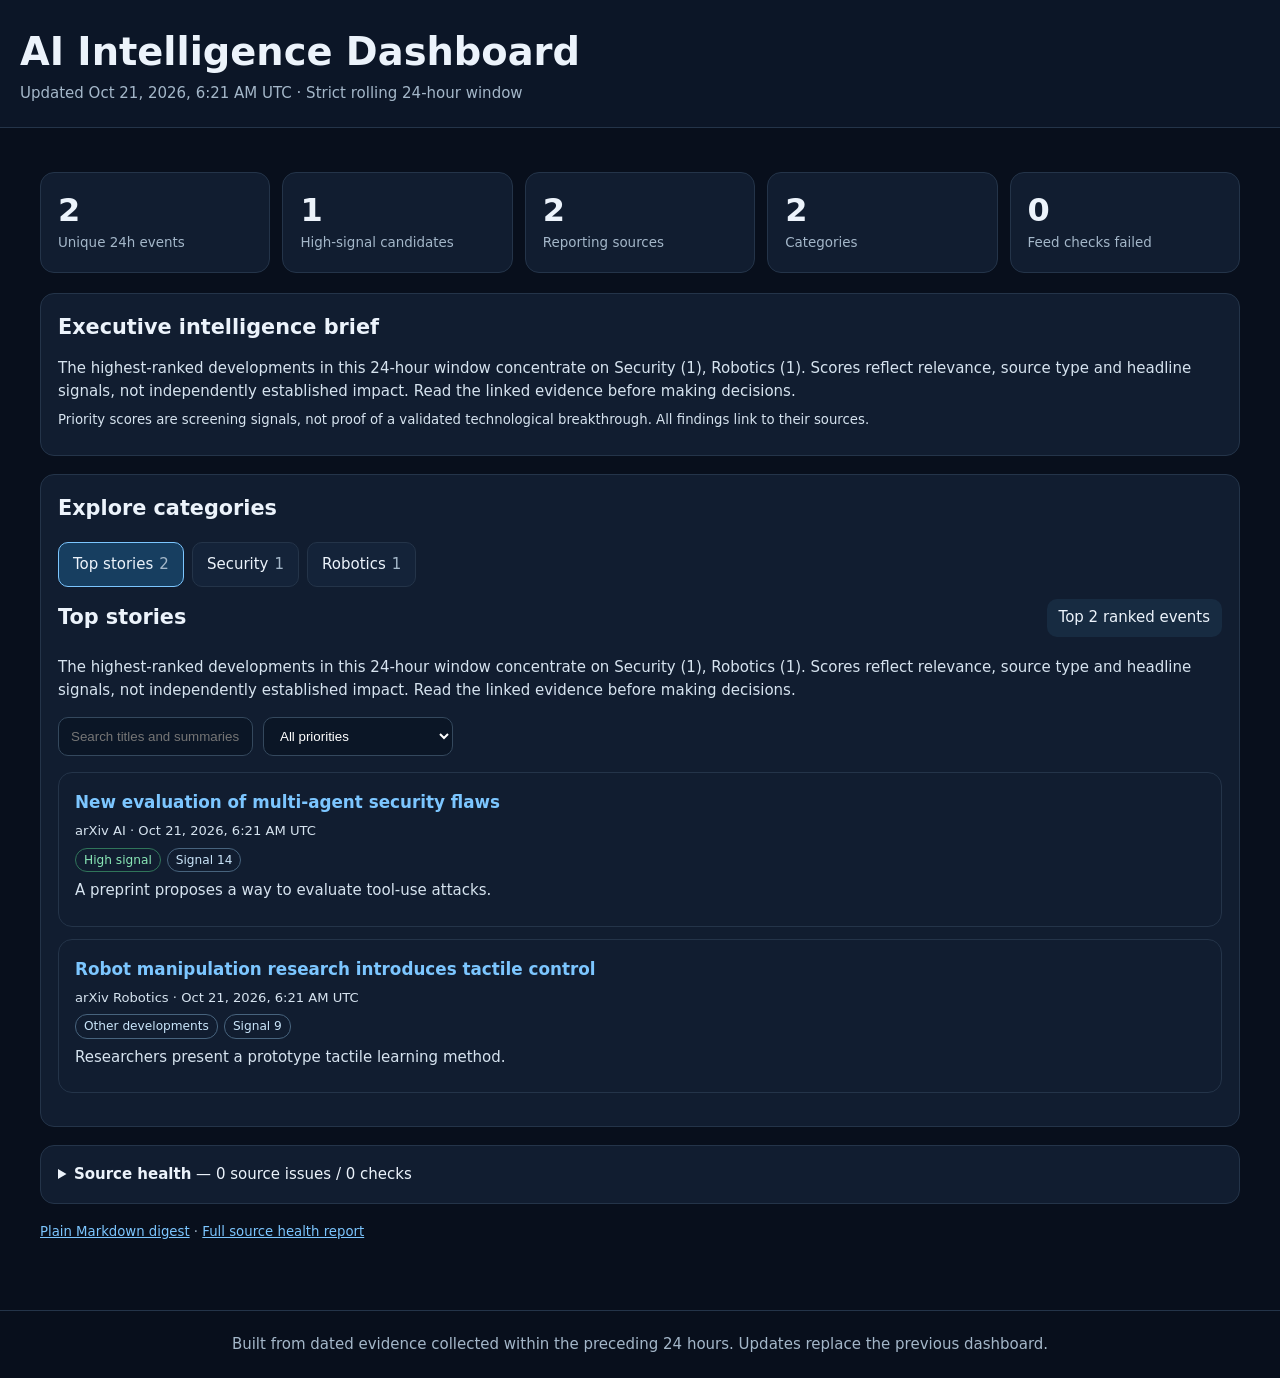
<file: demo/index.html>
<!doctype html><html lang="en"><head><meta charset="utf-8"><meta name="viewport" content="width=device-width,initial-scale=1"><meta http-equiv="Content-Security-Policy" content="default-src 'none'; script-src 'self'; style-src 'self'; connect-src 'self'; base-uri 'none'; form-action 'none'"><title>AI Intelligence | Daily Dashboard</title><link rel="stylesheet" href="./style.css"></head><body><header><h1>AI Intelligence Dashboard</h1><div id="generated" class="subtitle">Loading latest daily report…</div></header><main><div id="stats" class="stats"></div><section class="panel"><h2>Executive intelligence brief</h2><p id="executive">Loading…</p><p class="small muted">Priority scores are screening signals, not proof of a validated technological breakthrough. All findings link to their sources.</p></section><section class="panel"><h2>Explore categories</h2><nav class="nav" id="tabs" aria-label="Categories"></nav><div class="section-head"><h2 id="category-name">Top stories</h2><div id="category-metrics" class="category-metrics"></div></div><p id="category-summary"></p><div class="tools"><input id="query" aria-label="Search stories" placeholder="Search titles and summaries"><select id="priority" aria-label="Priority filter"><option value="all">All priorities</option><option value="High signal">High signal</option><option value="Worth watching">Worth watching</option><option value="Other developments">Other developments</option></select></div><div class="stories" id="results"></div><button type="button" class="expand hidden" id="show-more">Show more</button></section><details class="panel"><summary><strong>Source health</strong> — <span id="health-count"></span></summary><p class="muted small">401/403 mean access restrictions; 429 rate limiting; 404 usually an invalid or removed endpoint. These failures are not evidence that the publisher is inactive.</p><div class="tablewrap"><table class="health-table"><thead><tr><th>Source</th><th>Type</th><th>Latest error</th><th>Consecutive failures</th></tr></thead><tbody id="health-body"></tbody></table></div></details><p class="muted small"><a href="./latest.md">Plain Markdown digest</a> · <a href="./source-health.md">Full source health report</a></p></main><footer>Built from dated evidence collected within the preceding 24 hours. Updates replace the previous dashboard.</footer><script src="./app.js" defer></script></body></html>
</file>
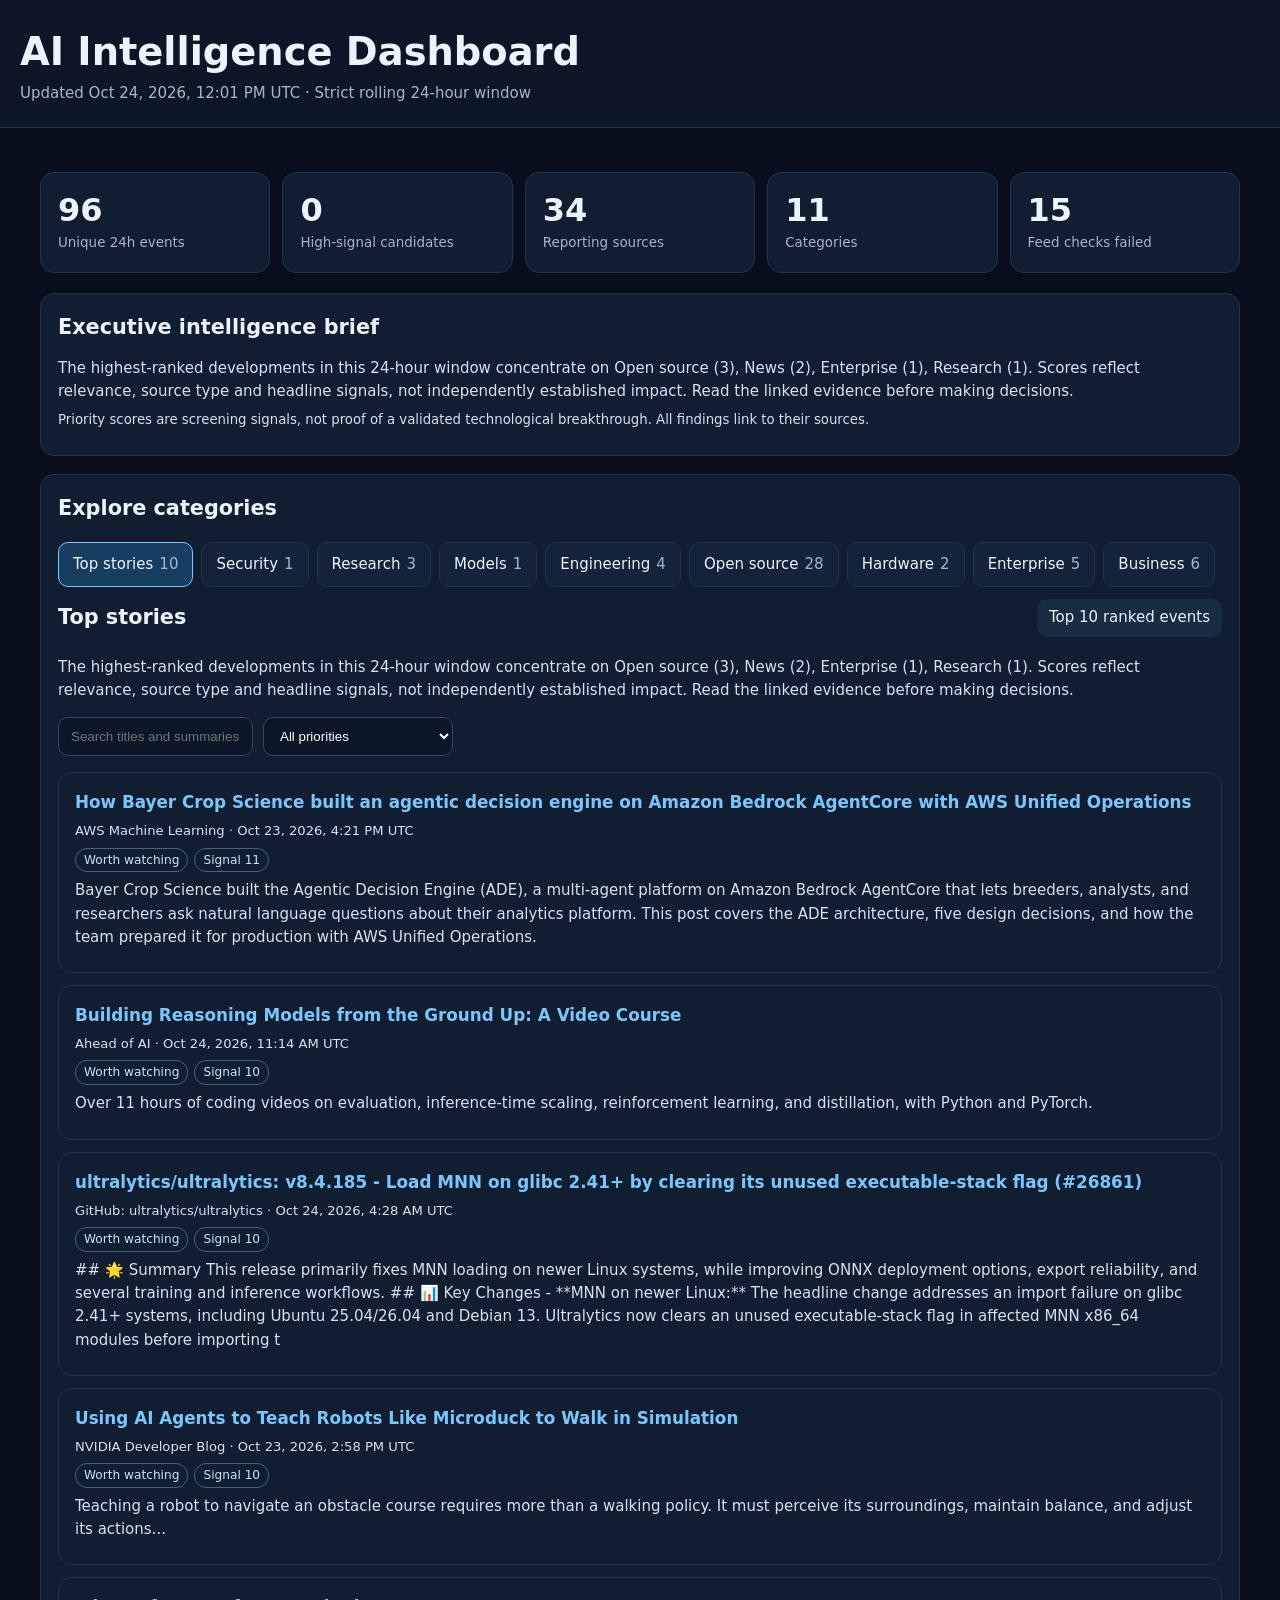
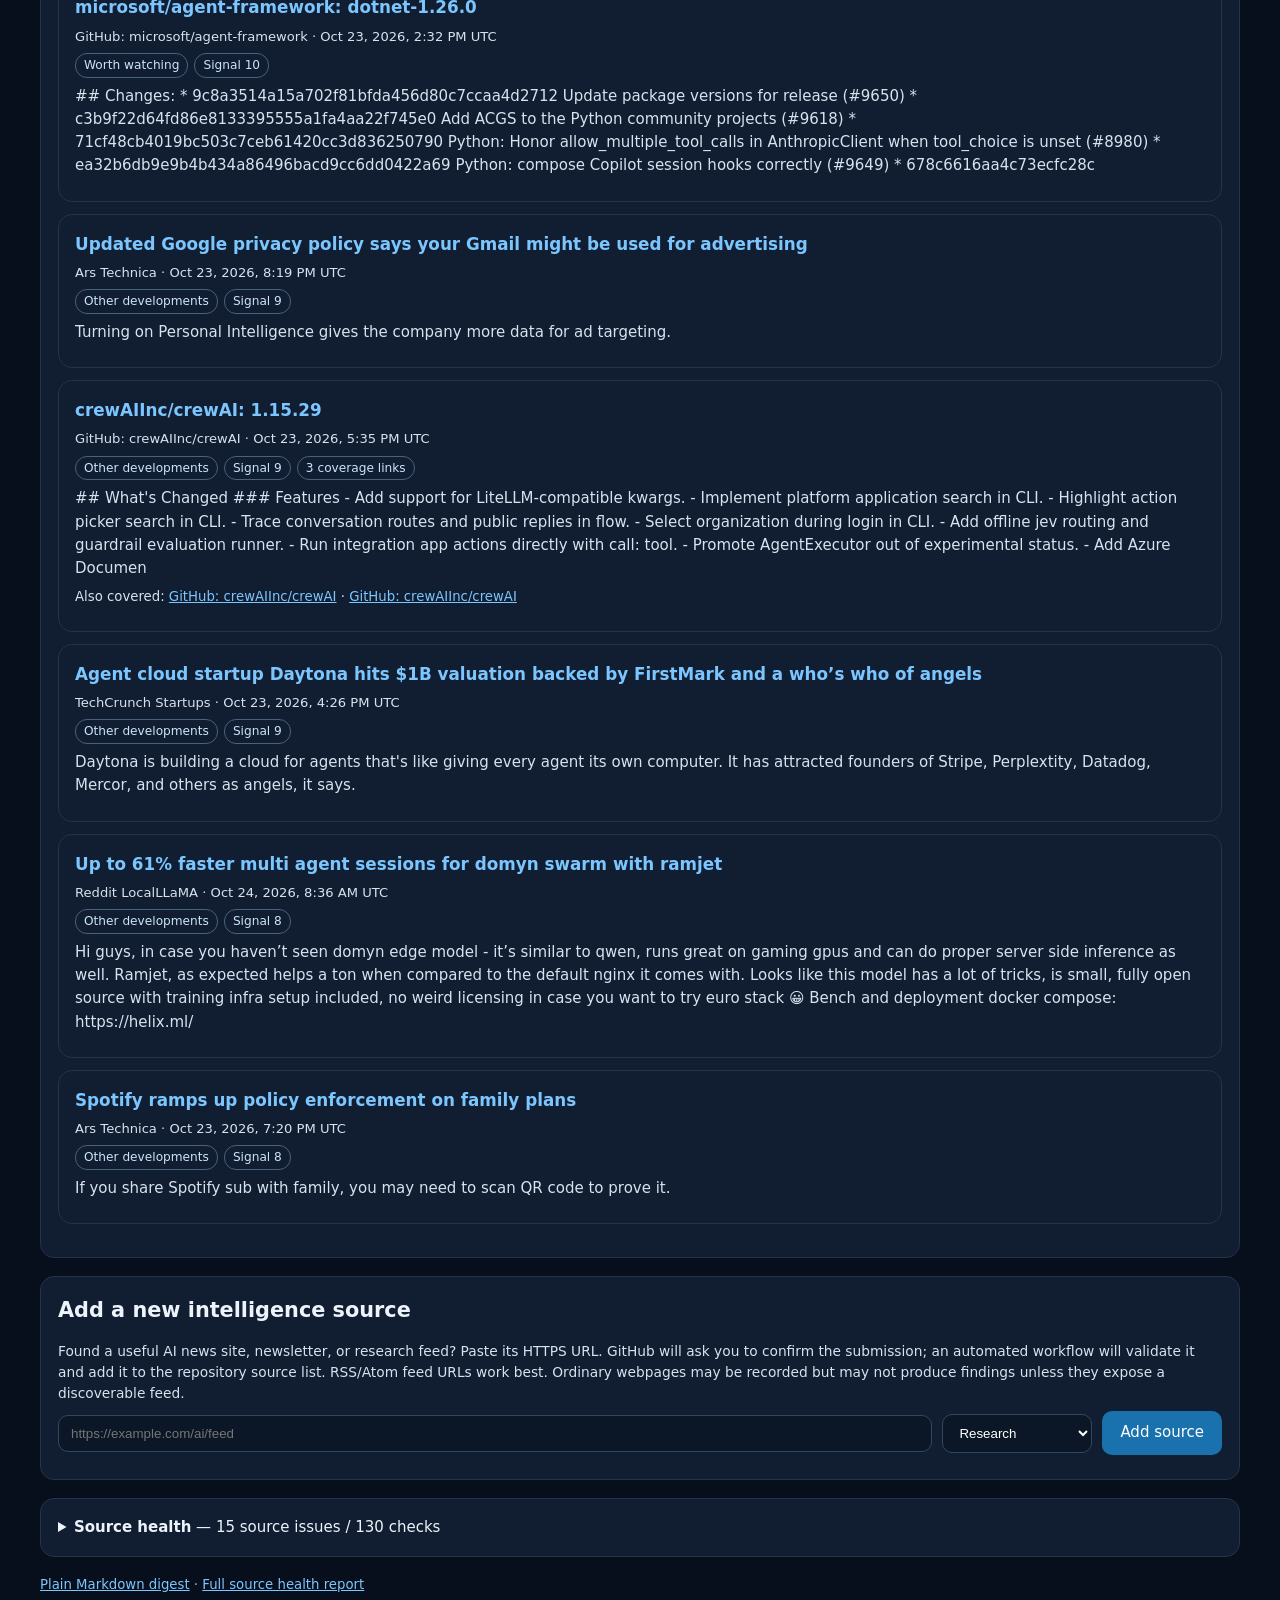
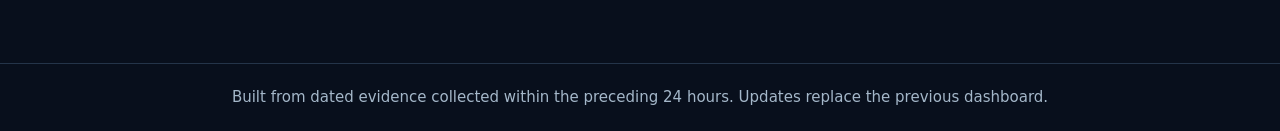
<file: docs/index.html>
<!doctype html><html lang="en"><head><meta charset="utf-8"><meta name="viewport" content="width=device-width,initial-scale=1"><meta http-equiv="Content-Security-Policy" content="default-src 'none'; script-src 'self'; style-src 'self'; connect-src 'self'; base-uri 'none'; form-action 'none'"><title>AI Intelligence | Daily Dashboard</title><link rel="stylesheet" href="./style.css"></head><body><header><h1>AI Intelligence Dashboard</h1><div id="generated" class="subtitle">Loading latest daily report…</div></header><main><div id="stats" class="stats"></div><section class="panel"><h2>Executive intelligence brief</h2><p id="executive">Loading…</p><p class="small muted">Priority scores are screening signals, not proof of a validated technological breakthrough. All findings link to their sources.</p></section><section class="panel"><h2>Explore categories</h2><nav class="nav" id="tabs" aria-label="Categories"></nav><div class="section-head"><h2 id="category-name">Top stories</h2><div id="category-metrics" class="category-metrics"></div></div><p id="category-summary"></p><div class="tools"><input id="query" aria-label="Search stories" placeholder="Search titles and summaries"><select id="priority" aria-label="Priority filter"><option value="all">All priorities</option><option value="High signal">High signal</option><option value="Worth watching">Worth watching</option><option value="Other developments">Other developments</option></select></div><div class="stories" id="results"></div><button type="button" class="expand hidden" id="show-more">Show more</button></section><section class="panel"><h2>Add a new intelligence source</h2><p class="source-help">Found a useful AI news site, newsletter, or research feed? Paste its HTTPS URL. GitHub will ask you to confirm the submission; an automated workflow will validate it and add it to the repository source list. RSS/Atom feed URLs work best. Ordinary webpages may be recorded but may not produce findings unless they expose a discoverable feed.</p><div class="source-form"><input type="url" id="new-source-url" placeholder="https://example.com/ai/feed" aria-label="New source URL"><select id="new-source-category" aria-label="Source category"><option>Research</option><option>Security</option><option>Agents</option><option>Robotics</option><option>Models</option><option>Governance</option><option>Enterprise</option><option>Engineering</option><option>Open source</option><option>Hardware</option><option>News</option><option>Regional</option><option>Quantum</option><option>Community</option></select><button type="button" id="add-source">Add source</button></div><p class="source-help" id="source-feedback" aria-live="polite"></p></section><details class="panel"><summary><strong>Source health</strong> — <span id="health-count"></span></summary><p class="muted small">401/403 mean access restrictions; 429 rate limiting; 404 usually an invalid or removed endpoint. These failures are not evidence that the publisher is inactive.</p><div class="tablewrap"><table class="health-table"><thead><tr><th>Source</th><th>Type</th><th>Latest error</th><th>Consecutive failures</th></tr></thead><tbody id="health-body"></tbody></table></div></details><p class="muted small"><a href="./latest.md">Plain Markdown digest</a> · <a href="./source-health.md">Full source health report</a></p></main><footer>Built from dated evidence collected within the preceding 24 hours. Updates replace the previous dashboard.</footer><script src="./app.js" defer></script></body></html>
</file>
<file: demo/style.css>
:root{color-scheme:dark;--bg:#080f1c;--card:#111d30;--line:#243449;--muted:#a4b7c9;--ink:#ecf3fb;--accent:#7cc6ff;--positive:#7ee4b2}*{box-sizing:border-box}body{margin:0;background:var(--bg);color:var(--ink);font:15px/1.55 ui-sans-serif,system-ui,Segoe UI,Arial,sans-serif}a{color:var(--accent)}header{padding:22px max(20px,calc((100vw - 1240px)/2));border-bottom:1px solid var(--line);background:#0c1627}h1{font-size:clamp(1.55rem,3vw,2.5rem);margin:0}h2{font-size:1.3rem;margin:0 0 14px}h3{font-size:1.05rem;margin:0}p{margin:7px 0}main{max-width:1240px;margin:auto;padding:24px 20px 60px}.subtitle,.meta,.muted{color:var(--muted)}.stats{display:grid;grid-template-columns:repeat(auto-fit,minmax(160px,1fr));gap:12px;margin:20px 0}.stat,.panel,.story{background:var(--card);border:1px solid var(--line);border-radius:14px;padding:17px}.stat strong{display:block;font-size:2rem;line-height:1.3}.stat span{color:var(--muted);font-size:.84rem}.panel{margin:18px 0}.panel p{color:#d6e3ef}.nav{display:flex;gap:8px;overflow-x:auto;padding:4px 0 12px;scrollbar-width:thin}.tab{background:#142339;border:1px solid var(--line);padding:10px 14px;border-radius:10px;color:var(--ink);cursor:pointer;white-space:nowrap}.tab.active{background:#173e60;border-color:var(--accent)}.tab:focus-visible,button:focus-visible{outline:2px solid var(--accent);outline-offset:2px}.tab span{color:var(--muted);margin-left:6px}.section-head{display:flex;justify-content:space-between;gap:12px;align-items:center;flex-wrap:wrap}.tools{display:flex;gap:10px;flex-wrap:wrap;margin:15px 0}input,select{background:#0b1626;border:1px solid #34485d;color:white;border-radius:10px;padding:10px 12px;min-width:190px}button{font:inherit}.stories{display:grid;gap:12px;margin:16px 0}.story{padding:16px}.story h3 a{text-decoration:none}.story h3 a:hover{text-decoration:underline}.story .meta{font-size:.82rem;margin:6px 0}.tag{display:inline-block;border:1px solid #47637d;border-radius:12px;padding:2px 8px;margin-right:6px;font-size:.76rem;color:#cae5fa}.hi{color:#89e7b7;border-color:#30755a}.summary{color:#ccdae9}.small{font-size:.83rem}.expand{background:none;border:1px solid #3d617d;color:var(--accent);padding:9px 15px;border-radius:10px;cursor:pointer}.hidden{display:none!important}.blank{color:var(--muted);padding:18px}footer{color:var(--muted);border-top:1px solid var(--line);padding:22px;text-align:center}.two{display:grid;grid-template-columns:1fr 1fr;gap:14px}.category-metrics{display:flex;gap:10px;flex-wrap:wrap;margin-bottom:12px}.category-metrics span{background:#172b41;border-radius:10px;padding:7px 12px}.health-table{width:100%;border-collapse:collapse;font-size:.82rem}td,th{text-align:left;border-bottom:1px solid var(--line);padding:9px;overflow-wrap:anywhere}.tablewrap{overflow:auto}@media(max-width:700px){.two{grid-template-columns:1fr}.stats{grid-template-columns:repeat(2,minmax(0,1fr))}.stat strong{font-size:1.5rem}}
</file>
<file: docs/style.css>
:root{color-scheme:dark;--bg:#080f1c;--card:#111d30;--line:#243449;--muted:#a4b7c9;--ink:#ecf3fb;--accent:#7cc6ff;--positive:#7ee4b2}*{box-sizing:border-box}body{margin:0;background:var(--bg);color:var(--ink);font:15px/1.55 ui-sans-serif,system-ui,Segoe UI,Arial,sans-serif}a{color:var(--accent)}header{padding:22px max(20px,calc((100vw - 1240px)/2));border-bottom:1px solid var(--line);background:#0c1627}h1{font-size:clamp(1.55rem,3vw,2.5rem);margin:0}h2{font-size:1.3rem;margin:0 0 14px}h3{font-size:1.05rem;margin:0}p{margin:7px 0}main{max-width:1240px;margin:auto;padding:24px 20px 60px}.subtitle,.meta,.muted{color:var(--muted)}.stats{display:grid;grid-template-columns:repeat(auto-fit,minmax(160px,1fr));gap:12px;margin:20px 0}.stat,.panel,.story{background:var(--card);border:1px solid var(--line);border-radius:14px;padding:17px}.stat strong{display:block;font-size:2rem;line-height:1.3}.stat span{color:var(--muted);font-size:.84rem}.panel{margin:18px 0}.panel p{color:#d6e3ef}.nav{display:flex;gap:8px;overflow-x:auto;padding:4px 0 12px;scrollbar-width:thin}.tab{background:#142339;border:1px solid var(--line);padding:10px 14px;border-radius:10px;color:var(--ink);cursor:pointer;white-space:nowrap}.tab.active{background:#173e60;border-color:var(--accent)}.tab:focus-visible,button:focus-visible{outline:2px solid var(--accent);outline-offset:2px}.tab span{color:var(--muted);margin-left:6px}.section-head{display:flex;justify-content:space-between;gap:12px;align-items:center;flex-wrap:wrap}.tools{display:flex;gap:10px;flex-wrap:wrap;margin:15px 0}input,select{background:#0b1626;border:1px solid #34485d;color:white;border-radius:10px;padding:10px 12px;min-width:190px}button{font:inherit}.stories{display:grid;gap:12px;margin:16px 0}.story{padding:16px}.story h3 a{text-decoration:none}.story h3 a:hover{text-decoration:underline}.story .meta{font-size:.82rem;margin:6px 0}.tag{display:inline-block;border:1px solid #47637d;border-radius:12px;padding:2px 8px;margin-right:6px;font-size:.76rem;color:#cae5fa}.hi{color:#89e7b7;border-color:#30755a}.summary{color:#ccdae9}.small{font-size:.83rem}.expand{background:none;border:1px solid #3d617d;color:var(--accent);padding:9px 15px;border-radius:10px;cursor:pointer}.hidden{display:none!important}.blank{color:var(--muted);padding:18px}footer{color:var(--muted);border-top:1px solid var(--line);padding:22px;text-align:center}.two{display:grid;grid-template-columns:1fr 1fr;gap:14px}.category-metrics{display:flex;gap:10px;flex-wrap:wrap;margin-bottom:12px}.category-metrics span{background:#172b41;border-radius:10px;padding:7px 12px}.source-form{display:flex;gap:10px;flex-wrap:wrap;align-items:center}.source-form input{flex:1;min-width:240px}.source-form select{min-width:150px}.source-form button{background:#1972ae;color:white;border:0;border-radius:10px;padding:10px 18px;cursor:pointer}.source-form button:hover{background:#2388cb}.source-help{color:var(--muted);font-size:.86rem}.health-table{width:100%;border-collapse:collapse;font-size:.82rem}td,th{text-align:left;border-bottom:1px solid var(--line);padding:9px;overflow-wrap:anywhere}.tablewrap{overflow:auto}@media(max-width:700px){.two{grid-template-columns:1fr}.stats{grid-template-columns:repeat(2,minmax(0,1fr))}.stat strong{font-size:1.5rem}}
</file>
